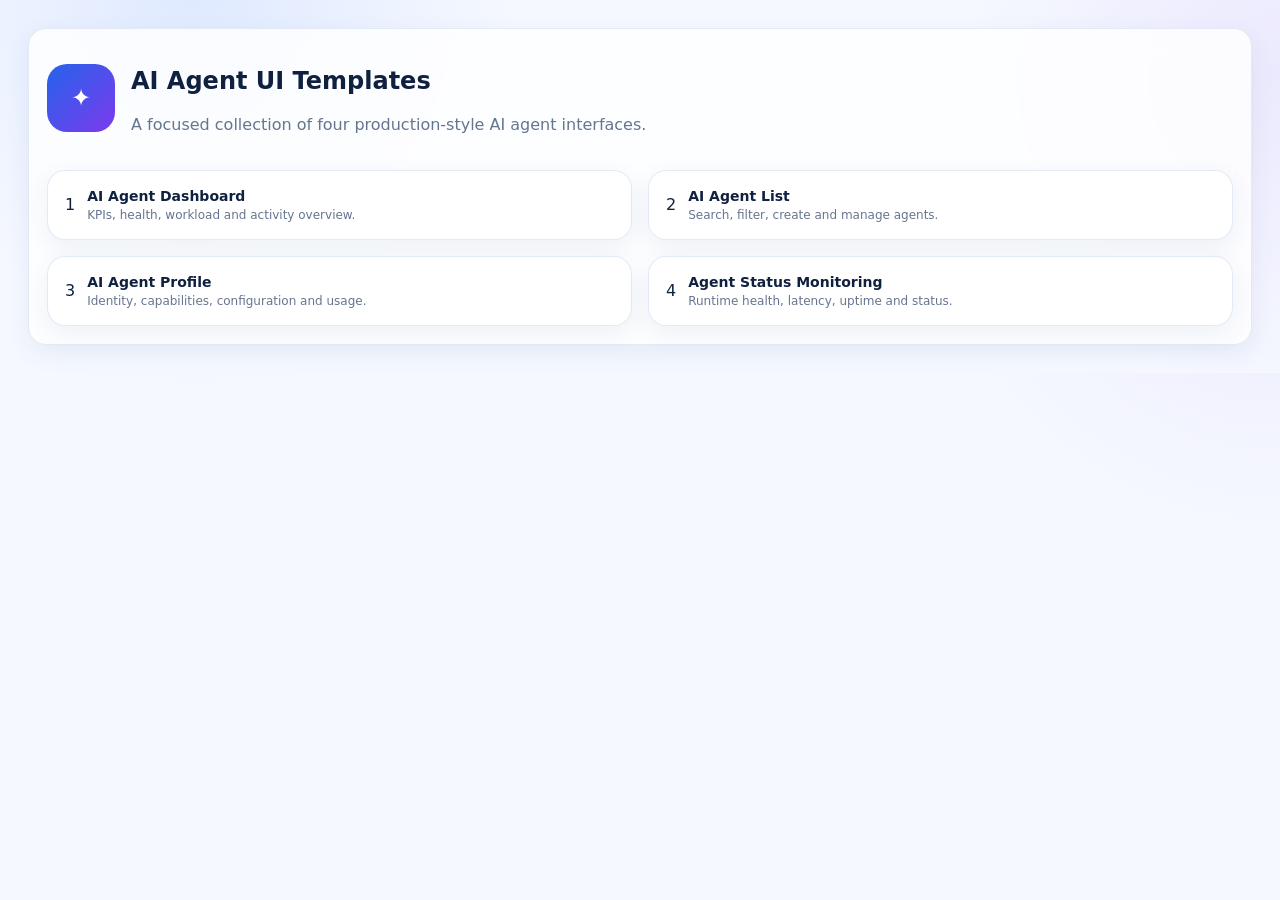
<file: ai_agents_templates__/ai_agents_templates_4/index.html>
<!doctype html>
<html lang="en">
  <head>
    <meta charset="utf-8" />
    <meta name="viewport" content="width=device-width, initial-scale=1" />
    <title>AI Agent UI Template Collection</title>
    <link rel="stylesheet" href="style.css" />
  </head>
  <body>
    <script src="script.js"></script>

    <main class="content">
      <section class="card card-pad">
        <div class="profile-hero">
          <div class="profile-avatar">✦</div>
          <div>
            <h1>AI Agent UI Templates</h1>
            <p class="muted">A focused collection of four production-style AI agent interfaces.</p>
          </div>
        </div>

        <div class="grid grid-2" style="margin-top: 20px;">
          <a class="card agent-card" href="ai-agent-dashboard/index.html">
            <div class="agent-row">
              <div class="kpi-icon">1</div>
              <div class="agent-meta">
                <h3>AI Agent Dashboard</h3>
                <p>KPIs, health, workload and activity overview.</p>
              </div>
            </div>
          </a>

          <a class="card agent-card" href="ai-agent-list/index.html">
            <div class="agent-row">
              <div class="kpi-icon">2</div>
              <div class="agent-meta">
                <h3>AI Agent List</h3>
                <p>Search, filter, create and manage agents.</p>
              </div>
            </div>
          </a>

          <a class="card agent-card" href="ai-agent-profile/index.html">
            <div class="agent-row">
              <div class="kpi-icon">3</div>
              <div class="agent-meta">
                <h3>AI Agent Profile</h3>
                <p>Identity, capabilities, configuration and usage.</p>
              </div>
            </div>
          </a>

          <a class="card agent-card" href="agent-status-monitoring/index.html">
            <div class="agent-row">
              <div class="kpi-icon">4</div>
              <div class="agent-meta">
                <h3>Agent Status Monitoring</h3>
                <p>Runtime health, latency, uptime and status.</p>
              </div>
            </div>
          </a>
        </div>
      </section>
    </main>
  </body>
</html>
</file>
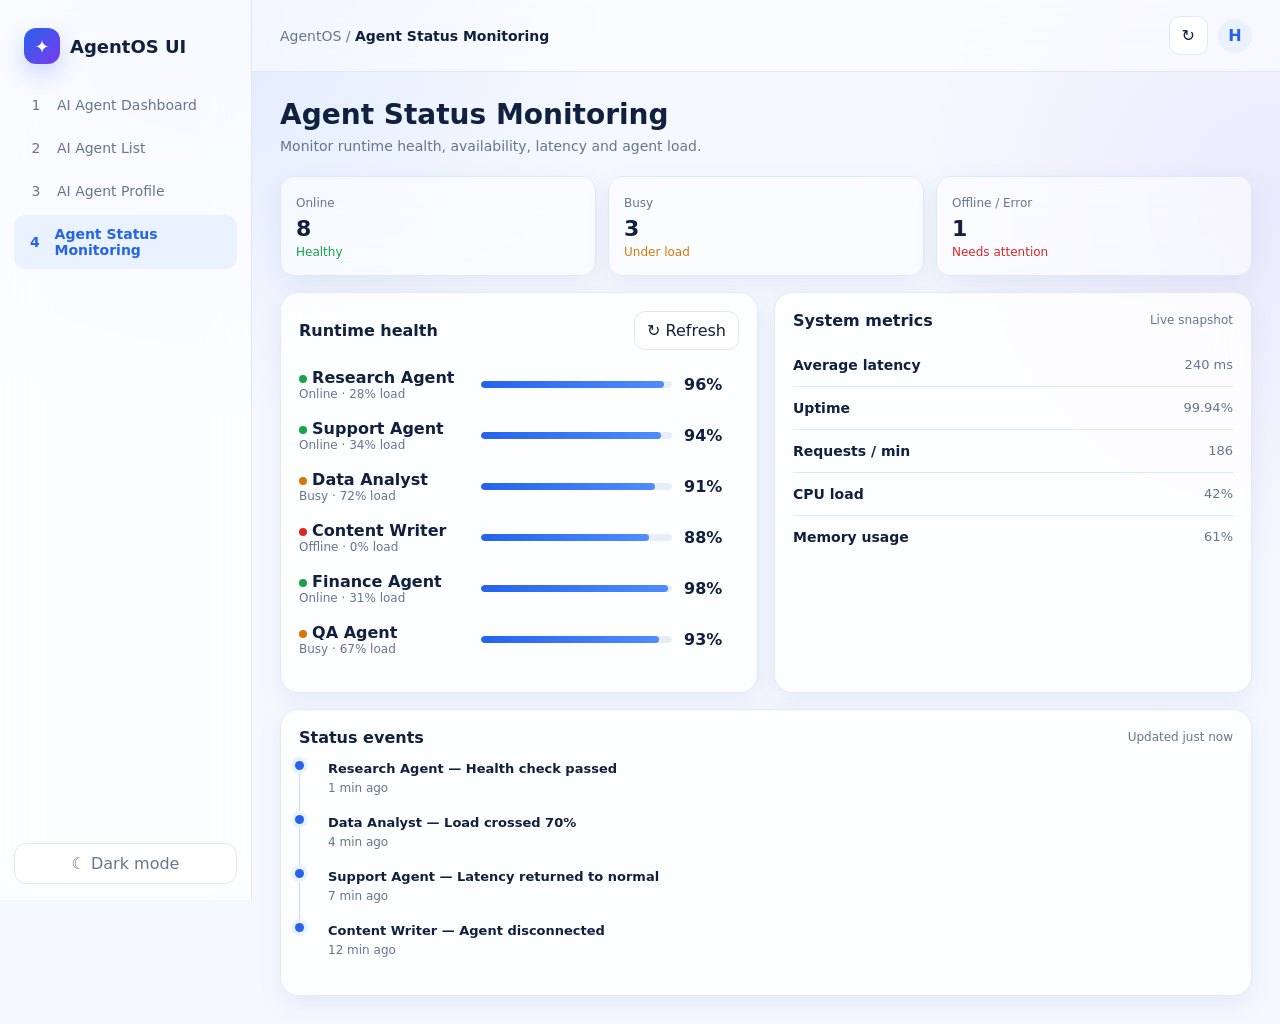
<file: ai_agents_templates__/ai_agents_templates_4/agent-status-monitoring/index.html>
<!doctype html>

<html lang="en">

<head>

    <!-- =====================================================
         1. CHARACTER ENCODING
         ===================================================== -->

    <meta charset="utf-8" />


    <!-- =====================================================
         2. RESPONSIVE VIEWPORT
         ===================================================== -->

    <meta
        name="viewport"
        content="width=device-width, initial-scale=1"
    />


    <!-- =====================================================
         3. PAGE TITLE
         ===================================================== -->

    <title>
        Agent Status Monitoring
    </title>


    <!-- =====================================================
         4. EXTERNAL CSS
         ===================================================== -->

    <link
        rel="stylesheet"
        href="../style.css"
    />

</head>


<body>

    <!-- =====================================================
         5. LOAD JAVASCRIPT
         ===================================================== -->

    <script src="../script.js"></script>


    <!-- =====================================================
         6. COMMON PAGE SHELL
         
         renderShell() creates:
         - Sidebar
         - Navigation
         - Dark mode button
         - Topbar
         - Page heading
         ===================================================== -->

    <script>

        document.write(

            renderShell(
                'Agent Status Monitoring',

                'Agent Status Monitoring',

                'Monitor runtime health, availability, latency and agent load.'
            )

        );

    </script>


    <!-- =====================================================
         7. STATUS SUMMARY
         ===================================================== -->

    <div class="status-grid">


        <!-- ---------- ONLINE ---------- -->

        <div class="card status-box">

            <span class="small muted">
                Online
            </span>

            <strong id="online">
                8
            </strong>

            <span class="small positive">
                Healthy
            </span>

        </div>


        <!-- ---------- BUSY ---------- -->

        <div class="card status-box">

            <span class="small muted">
                Busy
            </span>

            <strong id="busy">
                3
            </strong>

            <span
                class="small"
                style="color: var(--warning);"
            >
                Under load
            </span>

        </div>


        <!-- ---------- OFFLINE ---------- -->

        <div class="card status-box">

            <span class="small muted">
                Offline / Error
            </span>

            <strong id="offline">
                1
            </strong>

            <span class="small negative">
                Needs attention
            </span>

        </div>

    </div>


    <!-- =====================================================
         8. MAIN TWO-COLUMN SECTION
         ===================================================== -->

    <div
        class="grid grid-2"
        style="margin-top: 16px;"
    >


        <!-- =================================================
             8A. RUNTIME HEALTH CARD
             ================================================= -->

        <div class="card card-pad">

            <div class="section-title">

                <h2>
                    Runtime health
                </h2>

                <button
                    class="btn"
                    id="refresh"
                >
                    ↻ Refresh
                </button>

            </div>


            <!-- JavaScript inserts health information here -->

            <div id="health"></div>

        </div>


        <!-- =================================================
             8B. SYSTEM METRICS CARD
             ================================================= -->

        <div class="card card-pad">

            <div class="section-title">

                <h2>
                    System metrics
                </h2>

                <span>
                    Live snapshot
                </span>

            </div>


            <div class="metric">

                <strong>
                    Average latency
                </strong>

                <span>
                    240 ms
                </span>

            </div>


            <div class="metric">

                <strong>
                    Uptime
                </strong>

                <span>
                    99.94%
                </span>

            </div>


            <div class="metric">

                <strong>
                    Requests / min
                </strong>

                <span>
                    186
                </span>

            </div>


            <div class="metric">

                <strong>
                    CPU load
                </strong>

                <span>
                    42%
                </span>

            </div>


            <div class="metric">

                <strong>
                    Memory usage
                </strong>

                <span>
                    61%
                </span>

            </div>

        </div>

    </div>


    <!-- =====================================================
         9. STATUS EVENTS
         ===================================================== -->

    <div
        class="card card-pad"
        style="margin-top: 16px;"
    >

        <div class="section-title">

            <h2>
                Status events
            </h2>

            <span id="updated">
                Updated just now
            </span>

        </div>


        <!-- JavaScript inserts timeline events here -->

        <div
            class="timeline"
            id="events"
        ></div>

    </div>


    <!-- =====================================================
         10. PAGE-SPECIFIC JAVASCRIPT
         ===================================================== -->

    <script>


        /* =================================================
           10.1 AGENT DATA
           ================================================= */

        const agents = [

            [
                'Research Agent',
                'Online',
                96,
                28
            ],

            [
                'Support Agent',
                'Online',
                94,
                34
            ],

            [
                'Data Analyst',
                'Busy',
                91,
                72
            ],

            [
                'Content Writer',
                'Offline',
                88,
                0
            ],

            [
                'Finance Agent',
                'Online',
                98,
                31
            ],

            [
                'QA Agent',
                'Busy',
                93,
                67
            ]

        ];


        /* =================================================
           10.2 RENDER FUNCTION
           ================================================= */

        function render() {


            /* =============================================
               RENDER RUNTIME HEALTH
               ============================================= */

            UI.$('#health').innerHTML = agents

                .map(

                    (agent) => `

                        <div class="health-row">

                            <div>

                                <span
                                    class="dot ${
                                        agent[1] === 'Busy'
                                            ? 'warning'
                                            : agent[1] === 'Offline'
                                                ? 'danger'
                                                : ''
                                    }"
                                ></span>

                                <strong>
                                    ${agent[0]}
                                </strong>

                                <div class="small muted">
                                    ${agent[1]} · ${agent[3]}% load
                                </div>

                            </div>


                            <div class="progress">

                                <span
                                    style="width: ${agent[2]}%"
                                ></span>

                            </div>


                            <strong>
                                ${agent[2]}%
                            </strong>

                        </div>

                    `

                )

                .join('');


            /* =============================================
               RENDER STATUS EVENTS
               ============================================= */

            UI.$('#events').innerHTML = [

                [
                    'Research Agent',
                    'Health check passed',
                    '1 min ago'
                ],

                [
                    'Data Analyst',
                    'Load crossed 70%',
                    '4 min ago'
                ],

                [
                    'Support Agent',
                    'Latency returned to normal',
                    '7 min ago'
                ],

                [
                    'Content Writer',
                    'Agent disconnected',
                    '12 min ago'
                ]

            ]

                .map(

                    (event) => `

                        <div class="timeline-item">

                            <h4>
                                ${event[0]} — ${event[1]}
                            </h4>

                            <p>
                                ${event[2]}
                            </p>

                        </div>

                    `

                )

                .join('');

        }


        /* =================================================
           10.3 REFRESH BUTTON
           ================================================= */

        UI.$('#refresh').onclick = () => {


            // Re-render monitoring information

            render();


            // Update timestamp

            UI.$('#updated').textContent =
                'Updated just now';


            // Show notification

            UI.toast(
                'Monitoring data refreshed'
            );

        };


        /* =================================================
           10.4 INITIAL RENDER
           ================================================= */

        render();

    </script>

</body>

</html>
</file>
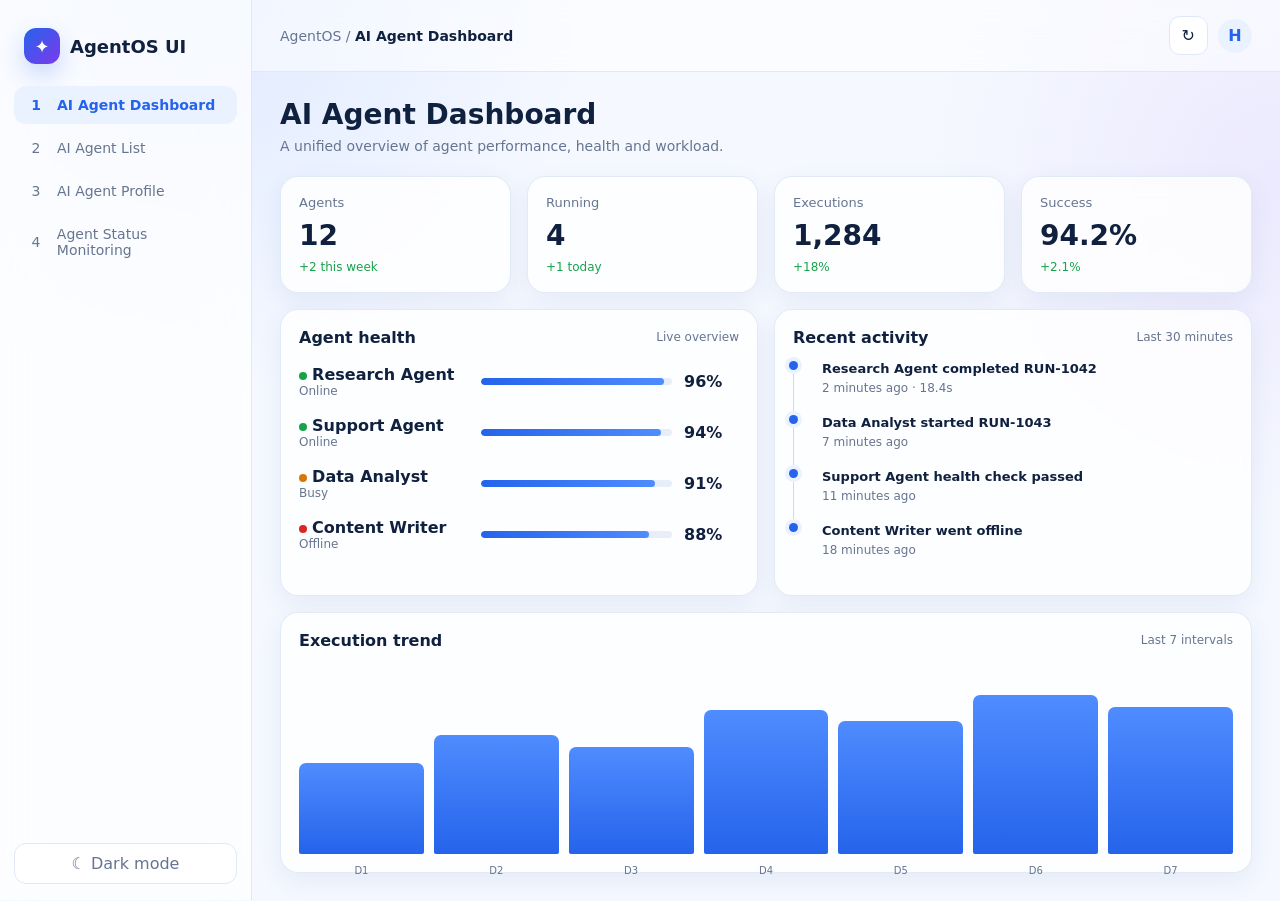
<file: ai_agents_templates__/ai_agents_templates_4/ai-agent-dashboard/index.html>
<!doctype html>
<html lang="en">
  <head>
    <meta charset="utf-8" />
    <meta name="viewport" content="width=device-width, initial-scale=1" />
    <title>AI Agent Dashboard</title>
    <link rel="stylesheet" href="../style.css" />
  </head>
  <body>
    <script src="../script.js"></script>
    <script>
      document.write(
        renderShell(
          'AI Agent Dashboard',
          'AI Agent Dashboard',
          'A unified overview of agent performance, health and workload.'
        )
      );
    </script>

    <div class="grid grid-4" id="stats"></div>

    <div class="grid grid-2" style="margin-top: 16px;">
      <div class="card card-pad">
        <div class="section-title">
          <h2>Agent health</h2>
          <span>Live overview</span>
        </div>
        <div id="health"></div>
      </div>

      <div class="card card-pad">
        <div class="section-title">
          <h2>Recent activity</h2>
          <span>Last 30 minutes</span>
        </div>
        <div class="timeline" id="activity"></div>
      </div>
    </div>

    <div class="card card-pad" style="margin-top: 16px;">
      <div class="section-title">
        <h2>Execution trend</h2>
        <span>Last 7 intervals</span>
      </div>
      <div class="bar-chart" id="chart"></div>
    </div>

    <script>
      const agents = [
        ['Research Agent', 'Online', 96],
        ['Support Agent', 'Online', 94],
        ['Data Analyst', 'Busy', 91],
        ['Content Writer', 'Offline', 88]
      ];

      UI.$('#stats').innerHTML = [
        ['Agents', '12', '+2 this week'],
        ['Running', '4', '+1 today'],
        ['Executions', '1,284', '+18%'],
        ['Success', '94.2%', '+2.1%']
      ]
        .map(
          (item) => `
            <div class="card stat">
              <div class="label">${item[0]}</div>
              <div class="value">${item[1]}</div>
              <div class="delta positive">${item[2]}</div>
            </div>
          `
        )
        .join('');

      UI.$('#health').innerHTML = agents
        .map(
          (agent) => `
            <div class="health-row">
              <div>
                <span class="dot ${agent[1] === 'Busy' ? 'warning' : agent[1] === 'Offline' ? 'danger' : ''}"></span>
                <strong>${agent[0]}</strong>
                <div class="small muted">${agent[1]}</div>
              </div>
              <div class="progress">
                <span style="width: ${agent[2]}%"></span>
              </div>
              <strong>${agent[2]}%</strong>
            </div>
          `
        )
        .join('');

      UI.$('#activity').innerHTML = [
        ['Research Agent completed RUN-1042', '2 minutes ago · 18.4s'],
        ['Data Analyst started RUN-1043', '7 minutes ago'],
        ['Support Agent health check passed', '11 minutes ago'],
        ['Content Writer went offline', '18 minutes ago']
      ]
        .map(
          (event) => `
            <div class="timeline-item">
              <h4>${event[0]}</h4>
              <p>${event[1]}</p>
            </div>
          `
        )
        .join('');

      UI.$('#chart').innerHTML = [52, 68, 61, 82, 76, 91, 84]
        .map(
          (value, index) => `
            <div class="bar" style="height: ${value}%">
              <span>D${index + 1}</span>
            </div>
          `
        )
        .join('');
    </script>
  </body>
</html>
</file>
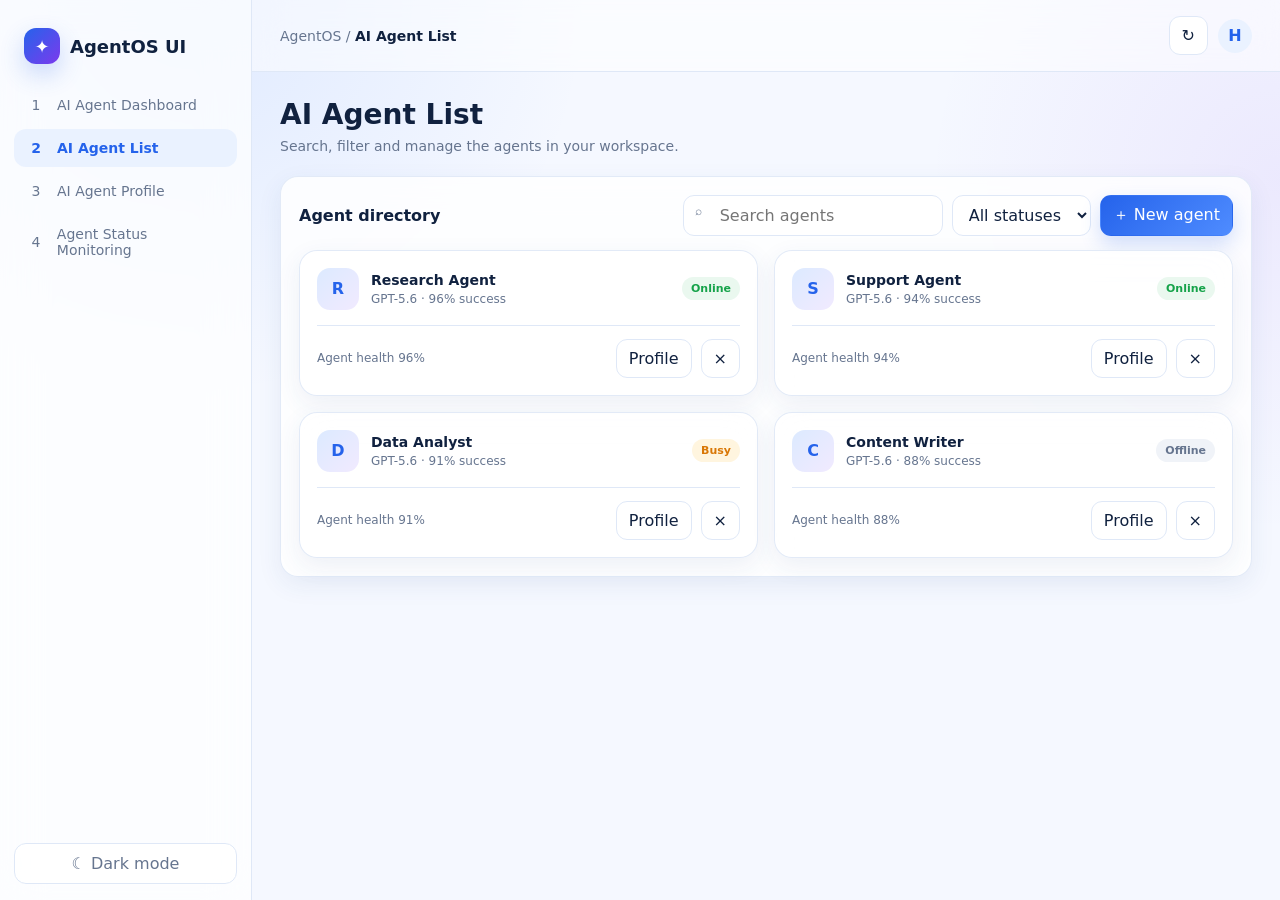
<file: ai_agents_templates__/ai_agents_templates_4/ai-agent-list/index.html>
<!doctype html>
<html lang="en">
  <head>
    <meta charset="utf-8" />
    <meta name="viewport" content="width=device-width, initial-scale=1" />
    <title>AI Agent List</title>
    <link rel="stylesheet" href="../style.css" />
  </head>
  <body>
    <script src="../script.js"></script>
    <script>
      document.write(
        renderShell(
          'AI Agent List',
          'AI Agent List',
          'Search, filter and manage the agents in your workspace.'
        )
      );
    </script>

    <div class="card card-pad">
      <div class="section-title">
        <h2>Agent directory</h2>
        <div class="toolbar">
          <div class="search">
            <span>⌕</span>
            <input id="search" placeholder="Search agents" />
          </div>
          <select id="filter" class="btn">
            <option value="All">All statuses</option>
            <option>Online</option>
            <option>Busy</option>
            <option>Offline</option>
          </select>
          <button class="btn btn-primary" id="add">＋ New agent</button>
        </div>
      </div>

      <div class="grid grid-2" id="agents"></div>
    </div>

    <script>
      const key = 'agentos_agents_v2';
      let data = UI.load(key, [
        { name: 'Research Agent', status: 'Online', model: 'GPT-5.6', success: 96 },
        { name: 'Support Agent', status: 'Online', model: 'GPT-5.6', success: 94 },
        { name: 'Data Analyst', status: 'Busy', model: 'GPT-5.6', success: 91 },
        { name: 'Content Writer', status: 'Offline', model: 'GPT-5.6', success: 88 }
      ]);

      function badge(status) {
        return `<span class="badge ${status === 'Online' ? 'success' : status === 'Busy' ? 'warning' : 'neutral'}">${status}</span>`;
      }

      function render() {
        const query = UI.$('#search').value.toLowerCase();
        const filter = UI.$('#filter').value;
        const rows = data.filter((agent) => {
          const matchesStatus = filter === 'All' || agent.status === filter;
          const searchable = `${agent.name} ${agent.model} ${agent.status}`.toLowerCase();
          return matchesStatus && searchable.includes(query);
        });

        UI.$('#agents').innerHTML = rows.length
          ? rows
              .map(
                (agent) => `
                  <div class="card agent-card">
                    <div class="agent-row">
                      <div class="agent-avatar">${agent.name.slice(0, 1)}</div>
                      <div class="agent-meta">
                        <h3>${agent.name}</h3>
                        <p>${agent.model} · ${agent.success}% success</p>
                      </div>
                      <div style="margin-left: auto;">${badge(agent.status)}</div>
                    </div>
                    <div class="card-footer">
                      <span class="small muted">Agent health ${agent.success}%</span>
                      <div class="toolbar">
                        <button class="btn" onclick="openProfile('${encodeURIComponent(agent.name)}')">Profile</button>
                        <button class="icon-btn" onclick="removeAgent('${encodeURIComponent(agent.name)}')">×</button>
                      </div>
                    </div>
                  </div>
                `
              )
              .join('')
          : '<div class="empty" style="grid-column: 1 / -1;">No agents match your search.</div>';
      }

      function removeAgent(name) {
        data = data.filter((agent) => agent.name !== decodeURIComponent(name));
        UI.save(key, data);
        render();
        UI.toast('Agent removed');
      }

      function openProfile(name) {
        localStorage.setItem('selected_agent', decodeURIComponent(name));
        location.href = '../ai-agent-profile/index.html';
      }

      UI.$('#add').onclick = () => {
        const name = window.prompt('Agent name', 'New Agent');
        if (!name || !name.trim()) {
          return;
        }

        data.unshift({
          name: name.trim(),
          status: 'Online',
          model: 'GPT-5.6',
          success: 100
        });

        UI.save(key, data);
        render();
        UI.toast('Agent created');
      };

      UI.$('#search').oninput = render;
      UI.$('#filter').onchange = render;
      render();
    </script>
  </body>
</html>
</file>
<file: ai_agents_templates__/ai_agents_templates_4/style.css>
:root {
  --bg: #f5f8ff;
  --surface: rgba(255, 255, 255, 0.82);
  --surface-solid: #ffffff;
  --text: #10213f;
  --muted: #66758f;
  --line: #dfe8f7;
  --primary: #2563eb;
  --primary-2: #4f8cff;
  --primary-soft: #eaf2ff;
  --success: #16a34a;
  --warning: #d97706;
  --danger: #dc2626;
  --purple: #7c3aed;
  --shadow: 0 18px 55px rgba(32, 74, 135, 0.1);
  --shadow-sm: 0 8px 25px rgba(32, 74, 135, 0.08);
  --radius: 18px;
  --sidebar: 252px;
  --topbar: 72px;
  --font: Inter, ui-sans-serif, system-ui, -apple-system, BlinkMacSystemFont, "Segoe UI", sans-serif;
}

* {
  box-sizing: border-box;
}

html,
body {
  margin: 0;
  min-height: 100%;
  font-family: var(--font);
  color: var(--text);
  background: radial-gradient(circle at 15% 0%, rgba(79, 140, 255, 0.13), transparent 28%),
    radial-gradient(circle at 100% 20%, rgba(124, 58, 237, 0.08), transparent 24%),
    var(--bg);
}

button,
input,
select,
textarea {
  font: inherit;
}

button {
  cursor: pointer;
}

a {
  color: inherit;
  text-decoration: none;
}

.app {
  display: flex;
  min-height: 100vh;
}

.sidebar {
  position: fixed;
  inset: 0 auto 0 0;
  width: var(--sidebar);
  padding: 18px 14px;
  background: rgba(255, 255, 255, 0.72);
  backdrop-filter: blur(22px);
  border-right: 1px solid var(--line);
  z-index: 20;
}

.brand {
  display: flex;
  align-items: center;
  gap: 10px;
  padding: 10px 10px 22px;
  font-weight: 800;
  font-size: 18px;
}

.logo {
  width: 36px;
  height: 36px;
  border-radius: 12px;
  display: grid;
  place-items: center;
  color: #ffffff;
  background: linear-gradient(135deg, var(--primary), var(--purple));
  box-shadow: 0 10px 24px rgba(37, 99, 235, 0.24);
}

.nav {
  display: grid;
  gap: 5px;
}

.nav a {
  display: flex;
  align-items: center;
  gap: 11px;
  padding: 11px 12px;
  border-radius: 12px;
  color: var(--muted);
  font-size: 14px;
}

.nav a:hover,
.nav a.active {
  background: var(--primary-soft);
  color: var(--primary);
  font-weight: 650;
}

.nav .icon {
  width: 20px;
  text-align: center;
}

.sidebar-bottom {
  position: absolute;
  inset: auto 14px 16px 14px;
}

.theme-toggle {
  width: 100%;
  border: 1px solid var(--line);
  background: rgba(255, 255, 255, 0.7);
  padding: 10px;
  border-radius: 12px;
  color: var(--muted);
}

.main {
  margin-left: var(--sidebar);
  width: calc(100% - var(--sidebar));
  min-height: 100vh;
}

.topbar {
  height: var(--topbar);
  display: flex;
  align-items: center;
  justify-content: space-between;
  padding: 0 28px;
  border-bottom: 1px solid var(--line);
  background: rgba(255, 255, 255, 0.52);
  backdrop-filter: blur(16px);
  position: sticky;
  top: 0;
  z-index: 10;
}

.crumb {
  font-size: 14px;
  color: var(--muted);
}

.crumb strong {
  color: var(--text);
}

.top-actions {
  display: flex;
  align-items: center;
  gap: 10px;
}

.icon-btn,
.btn {
  border: 1px solid var(--line);
  background: var(--surface-solid);
  color: var(--text);
  border-radius: 11px;
  padding: 9px 12px;
}

.icon-btn:hover,
.btn:hover {
  border-color: #bfd0ee;
  transform: translateY(-1px);
}

.btn-primary {
  background: linear-gradient(135deg, var(--primary), var(--primary-2));
  border-color: transparent;
  color: #ffffff;
  box-shadow: 0 9px 20px rgba(37, 99, 235, 0.2);
}

.avatar {
  width: 34px;
  height: 34px;
  border-radius: 50%;
  display: grid;
  place-items: center;
  background: var(--primary-soft);
  color: var(--primary);
  font-weight: 800;
}

.content {
  padding: 28px;
  max-width: 1500px;
  margin: auto;
}

.page-head {
  display: flex;
  justify-content: space-between;
  gap: 18px;
  align-items: flex-start;
  margin-bottom: 22px;
}

.page-head h1 {
  font-size: 28px;
  line-height: 1.1;
  margin: 0 0 7px;
}

.page-head p {
  margin: 0;
  color: var(--muted);
  font-size: 14px;
}

.actions,
.toolbar {
  display: flex;
  gap: 9px;
  flex-wrap: wrap;
  align-items: center;
}

.grid {
  display: grid;
  gap: 16px;
}

.grid-4 {
  grid-template-columns: repeat(4, minmax(0, 1fr));
}

.grid-3 {
  grid-template-columns: repeat(3, minmax(0, 1fr));
}

.grid-2 {
  grid-template-columns: repeat(2, minmax(0, 1fr));
}

.card {
  background: var(--surface);
  border: 1px solid rgba(223, 232, 247, 0.9);
  border-radius: var(--radius);
  box-shadow: var(--shadow-sm);
  backdrop-filter: blur(16px);
}

.card-pad {
  padding: 18px;
}

.stat {
  padding: 18px;
}

.stat .label {
  font-size: 13px;
  color: var(--muted);
}

.stat .value {
  font-size: 28px;
  font-weight: 800;
  margin-top: 9px;
}

.stat .delta {
  font-size: 12px;
  margin-top: 8px;
}

.positive {
  color: var(--success);
}

.negative {
  color: var(--danger);
}

.section-title {
  display: flex;
  justify-content: space-between;
  align-items: center;
  gap: 12px;
  margin-bottom: 14px;
}

.section-title h2 {
  font-size: 16px;
  margin: 0;
}

.section-title span {
  font-size: 12px;
  color: var(--muted);
}

.muted {
  color: var(--muted);
}

.small {
  font-size: 12px;
}

.empty {
  padding: 35px;
  text-align: center;
  color: var(--muted);
}

.badge {
  display: inline-flex;
  align-items: center;
  gap: 6px;
  padding: 5px 9px;
  border-radius: 999px;
  font-size: 11px;
  font-weight: 700;
}

.badge.success {
  background: #eaf8ef;
  color: var(--success);
}

.badge.warning {
  background: #fff5df;
  color: var(--warning);
}

.badge.danger {
  background: #fff0f0;
  color: var(--danger);
}

.badge.info {
  background: var(--primary-soft);
  color: var(--primary);
}

.badge.neutral {
  background: #f0f3f8;
  color: var(--muted);
}

.badge.purple {
  background: #f1eaff;
  color: var(--purple);
}

.search {
  position: relative;
}

.search input {
  width: 260px;
  padding: 10px 12px 10px 36px;
  border: 1px solid var(--line);
  border-radius: 11px;
  background: rgba(255, 255, 255, 0.85);
  outline: none;
}

.search span {
  position: absolute;
  left: 12px;
  top: 9px;
  color: var(--muted);
}

.form-grid {
  display: grid;
  grid-template-columns: repeat(2, minmax(0, 1fr));
  gap: 14px;
}

.field {
  display: grid;
  gap: 7px;
}

.field.full {
  grid-column: 1 / -1;
}

.field label {
  font-size: 12px;
  font-weight: 700;
  color: var(--muted);
}

.field input,
.field select,
.field textarea {
  width: 100%;
  border: 1px solid var(--line);
  background: #ffffff;
  border-radius: 11px;
  padding: 11px 12px;
  outline: none;
  color: var(--text);
}

.field textarea {
  min-height: 110px;
  resize: vertical;
}

.field input:focus,
.field select:focus,
.field textarea:focus {
  border-color: var(--primary);
  box-shadow: 0 0 0 3px rgba(37, 99, 235, 0.1);
}

.agent-card {
  padding: 17px;
  transition: 0.18s;
}

.agent-card:hover {
  transform: translateY(-2px);
  box-shadow: var(--shadow);
}

.agent-row {
  display: flex;
  align-items: center;
  gap: 12px;
}

.agent-avatar {
  width: 42px;
  height: 42px;
  border-radius: 13px;
  display: grid;
  place-items: center;
  background: linear-gradient(135deg, #dceaff, #f1eaff);
  color: var(--primary);
  font-weight: 800;
}

.agent-meta h3 {
  margin: 0;
  font-size: 14px;
}

.agent-meta p {
  margin: 4px 0 0;
  color: var(--muted);
  font-size: 12px;
}

.card-footer {
  display: flex;
  justify-content: space-between;
  align-items: center;
  margin-top: 15px;
  padding-top: 13px;
  border-top: 1px solid var(--line);
}

.progress {
  height: 7px;
  background: #e8eef8;
  border-radius: 99px;
  overflow: hidden;
}

.progress > span {
  display: block;
  height: 100%;
  background: linear-gradient(90deg, var(--primary), var(--primary-2));
  border-radius: 99px;
}

.health-row {
  display: grid;
  grid-template-columns: 170px 1fr 55px;
  gap: 12px;
  align-items: center;
  margin: 18px 0;
}

.dot {
  width: 8px;
  height: 8px;
  border-radius: 50%;
  background: var(--success);
  display: inline-block;
}

.dot.warning {
  background: var(--warning);
}

.dot.danger {
  background: var(--danger);
}

.timeline {
  display: grid;
  gap: 0;
}

.timeline-item {
  position: relative;
  padding: 0 0 20px 28px;
  border-left: 1px solid #cdd9ec;
}

.timeline-item:last-child {
  border-left-color: transparent;
}

.timeline-item:before {
  content: "";
  position: absolute;
  left: -5px;
  top: 0;
  width: 9px;
  height: 9px;
  border-radius: 50%;
  background: var(--primary);
  box-shadow: 0 0 0 4px var(--primary-soft);
}

.timeline-item h4 {
  margin: 0;
  font-size: 13px;
}

.timeline-item p {
  margin: 5px 0 0;
  font-size: 12px;
  color: var(--muted);
}

.metric {
  display: flex;
  justify-content: space-between;
  align-items: center;
  padding: 13px 0;
  border-bottom: 1px solid var(--line);
}

.metric:last-child {
  border-bottom: 0;
}

.metric strong {
  font-size: 14px;
}

.metric span {
  font-size: 13px;
  color: var(--muted);
}

.profile-hero {
  display: flex;
  align-items: center;
  gap: 16px;
}

.profile-avatar {
  width: 68px;
  height: 68px;
  border-radius: 20px;
  display: grid;
  place-items: center;
  background: linear-gradient(135deg, var(--primary), var(--purple));
  color: #ffffff;
  font-size: 24px;
  font-weight: 800;
}

.tag-list {
  display: flex;
  gap: 7px;
  flex-wrap: wrap;
}

.tag {
  padding: 6px 9px;
  border-radius: 9px;
  background: var(--primary-soft);
  color: var(--primary);
  font-size: 11px;
  font-weight: 700;
}

.bar-chart {
  display: flex;
  align-items: end;
  gap: 10px;
  height: 190px;
  padding-top: 15px;
}

.bar {
  flex: 1;
  min-width: 12px;
  border-radius: 7px 7px 2px 2px;
  background: linear-gradient(180deg, var(--primary-2), var(--primary));
  position: relative;
}

.bar span {
  position: absolute;
  bottom: -22px;
  left: 50%;
  transform: translateX(-50%);
  font-size: 10px;
  color: var(--muted);
}

.status-grid {
  display: grid;
  grid-template-columns: repeat(3, minmax(0, 1fr));
  gap: 12px;
}

.status-box {
  padding: 15px;
  border: 1px solid var(--line);
  border-radius: 14px;
  background: rgba(255, 255, 255, 0.55);
}

.status-box strong {
  display: block;
  font-size: 22px;
  margin-top: 5px;
}

.toast {
  position: fixed;
  right: 22px;
  bottom: 22px;
  z-index: 100;
  background: #10213f;
  color: #ffffff;
  padding: 12px 15px;
  border-radius: 12px;
  box-shadow: var(--shadow);
  display: none;
  font-size: 13px;
}

.toast.show {
  display: block;
}

.dark {
  --bg: #09111f;
  --surface: rgba(15, 27, 48, 0.82);
  --surface-solid: #0f1b30;
  --text: #eef5ff;
  --muted: #91a2be;
  --line: #21324f;
  --primary-soft: #142d55;
}

.dark .sidebar,
.dark .topbar {
  background: rgba(9, 17, 31, 0.76);
}

.dark .field input,
.dark .field select,
.dark .field textarea,
.dark .search input,
.dark .task,
.dark .status-box {
  background: #0f1b30;
  color: var(--text);
}

@media (max-width: 1050px) {
  .grid-4 {
    grid-template-columns: repeat(2, 1fr);
  }

  .grid-3 {
    grid-template-columns: 1fr 1fr;
  }

  .sidebar {
    width: 76px;
  }

  .sidebar .brand span,
  .sidebar .nav a span:not(.icon),
  .sidebar-bottom {
    display: none;
  }

  .main {
    margin-left: 76px;
    width: calc(100% - 76px);
  }
}

@media (max-width: 720px) {
  .content {
    padding: 18px;
  }

  .topbar {
    padding: 0 18px;
  }

  .search input {
    width: 180px;
  }

  .grid-4,
  .grid-3,
  .grid-2,
  .form-grid,
  .status-grid {
    grid-template-columns: 1fr;
  }

  .health-row {
    grid-template-columns: 1fr 1fr;
  }

  .page-head {
    flex-direction: column;
  }

  .sidebar {
    display: none;
  }

  .main {
    margin-left: 0;
    width: 100%;
  }
}
</file>
